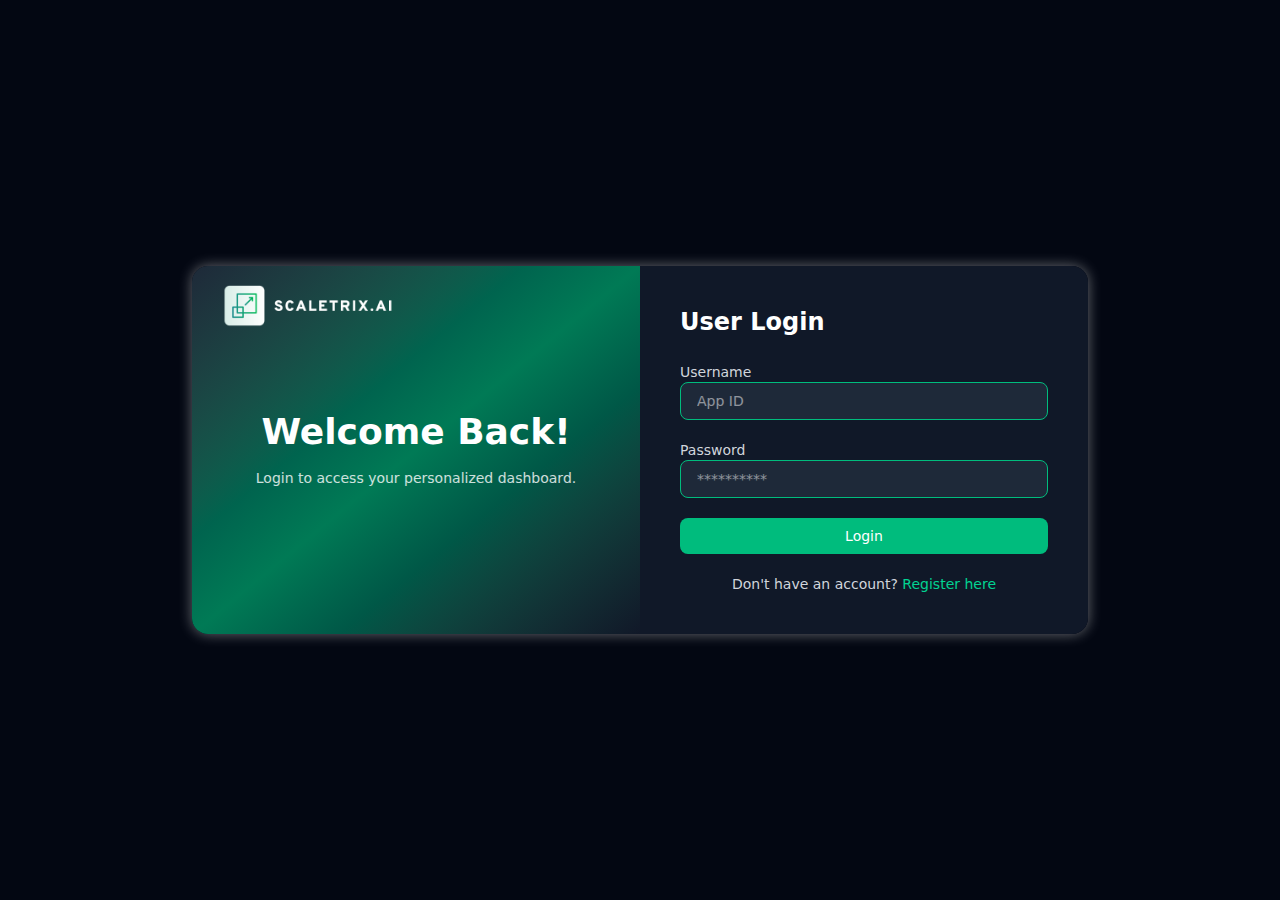
<file: login.html>
<!DOCTYPE html>
<html lang="en">

<head>
    <meta charset="UTF-8">
    <meta name="viewport" content="width=device-width, initial-scale=1.0">
    <title>ScaleX Login</title>
    <link href="./static/css/tailwind.css" rel="stylesheet">
    <!-- <script src="https://cdn.tailwindcss.com"></script> -->
    <!-- <style>
        body {
            background: radial-gradient(circle at top left, #0c614a 0%, rgb(28, 41, 70) 80%, #05143b 100%);
            visibility: hidden;
        }
    </style> -->
    <style>
        /* ===== Responsive tweaks for <= 900px ===== */
        @media (max-width: 900px) {

            /* Keep card centered vertically & horizontally */
            body {
                display: flex;
                align-items: center;
                justify-content: center;
                padding: 16px;
            }

            /* Stack top/bottom, narrower, with side margins */
            .login-wrapper {
                flex-direction: column;
                width: 100%;
                max-width: 380px;
                /* controls how narrow the card gets */
                margin: 0 auto;
                border-radius: 18px;
            }

            .login-left,
            .login-right {
                width: 100%;
            }

            /* Top block: compact, centered content */
            .login-left {
                min-height: 250px;
                padding: 18px 18px 14px;
                display: flex;
                flex-direction: column;
                align-items: center;
                justify-content: center;
                text-align: center;
                position: relative;
            }

            /* Move logo into normal flow on small screens */
            .login-left .logo {
                position: static;
                margin-bottom: 8px;
                height: 60px;
            }

            /* Smaller heading & text for mobile */
            .login-left .left-content h1 {
                font-size: 1.6rem;
                margin-bottom: 6px;
            }

            .login-left .left-content p {
                font-size: 0.8rem;
            }

            /* Bottom block: compact form */
            .login-right {
                padding: 18px 18px 20px;
            }

            .login-right h2 {
                font-size: 1.2rem;
                margin-bottom: 14px;
            }

            .login-right label,
            .login-footer {
                font-size: 0.8rem;
                margin-bottom: 4px;
            }

            /* Inputs & button: narrower than full, follow screen */
            .login-input,
            .login-button {
                max-width: 280px;
                /* controls field width */
                width: 100%;
                margin-left: auto;
                margin-right: auto;
                font-size: 0.85rem;
                padding-top: 8px;
                padding-bottom: 8px;
            }

            .login-button {
                margin-top: 4px;
            }

            form .space-y-5>*+* {
                margin-top: 10px;
                /* tighten vertical gaps a bit */
            }
        }
    </style>
</head>

<body class="min-h-screen flex items-center justify-center bg-gray-950 text-white text-sm">
    <!-- <div class="flex w-full max-w-4xl shadow-xl rounded-2xl overflow-hidden border border-gray-800"> -->
    <div style="box-shadow: 0 0 14px rgba(255, 255, 255, 0.4)"
        class="login-wrapper flex w-full max-w-4xl rounded-2xl overflow-hidden">

        <!-- Left Side - Image/Gradient Section -->
        <div
            class="w-1/2 bg-gradient-to-br from-gray-800 via-emerald-700 to-gray-900 flex items-center justify-center relative login-left">
            <!-- <div class="w-1/2 flex items-center justify-center relative"> -->
            <!-- Company Logo -->
            <img src="./static/scaletrix-logo.png" alt="Scaletrix.ai Logo"
                class="logo absolute top-2 left-2 h-16 object-contain">
            <div class="left-content text-center">
                <h1 class="text-4xl font-bold text-white">Welcome Back!</h1>
                <p class="mt-4 text-white/80">Login to access your personalized dashboard.</p>
            </div>
        </div>

        <!-- Right Side - Login Form -->
        <div class="w-1/2 bg-gray-900 p-10 login-right">
            <!-- <div class="w-1/2 p-10"> -->
            <h2 class="text-2xl font-semibold mb-6 text-white">User Login</h2>
            <!-- Insert Error Message block here -->

            <form action="/login" method="POST" class="space-y-5">
                <!-- Username -->
                <div>
                    <label class="block text-gray-300">Username</label>
                    <input type="text" name="app_id" placeholder="App ID"
                        class="w-full px-4 py-2 border border-emerald-500 bg-gray-800 text-white rounded-lg focus:outline-none focus:ring-[1px] focus:ring-emerald-500"
                        required>
                </div>

                <!-- Password -->
                <div>
                    <label class="block text-gray-300">Password</label>
                    <input type="password" name="password" placeholder="**********"
                        class="w-full px-4 py-2 border border-emerald-500 bg-gray-800 text-white rounded-lg focus:outline-none focus:ring-[1px] focus:ring-emerald-500"
                        required>
                </div>

                <!-- Forgot Password Link -->
                <!-- <div class="text-right">
                    <a href="#" class="text-sm text-emerald-500 hover:underline">Forgot Password?</a>
                </div> -->

                <!-- Hidden Input for Time Zone -->
                <input type="hidden" id="time_zone" name="time_zone" />

                <!-- Login Button -->
                <button type="submit"
                    class="w-full py-2 bg-emerald-500 text-white rounded-lg hover:bg-emerald-600 transition duration-300">Login</button>

                <!-- Register Link -->
                <p class="text-center text-sm  text-gray-300">Don't have an account?
                    <a href="register" class="text-emerald-400 hover:underline">Register here</a>
                </p>
            </form>
            <div id="loader"
                class="hidden fixed inset-0 bg-gray-900 bg-opacity-50 flex justify-center items-center z-50">
                <div class="animate-spin rounded-full h-16 w-16 border-4 border-t-emerald-500 border-gray-300"></div>
            </div>
        </div>

    </div>
    <script>
        // Call the function when the page loads
        window.onload = function () {
            // Make body visible after everything is ready
            document.body.style.visibility = 'visible';

            // Set timezone input value
            const userTimeZone = Intl.DateTimeFormat().resolvedOptions().timeZone;
            localStorage.setItem('user_time_zone', userTimeZone);
            document.getElementById('time_zone').value = userTimeZone;
        };

        // Show loader
        function showLoader() {
            document.getElementById('loader').classList.remove('hidden');
        }

        // Hide loader
        function hideLoader() {
            document.getElementById('loader').classList.add('hidden');
        }

        // Example: Show loader when form is submitted
        document.querySelector('form').addEventListener('submit', function (e) {
            showLoader();
        });
    </script>
</body>

</html>
</file>
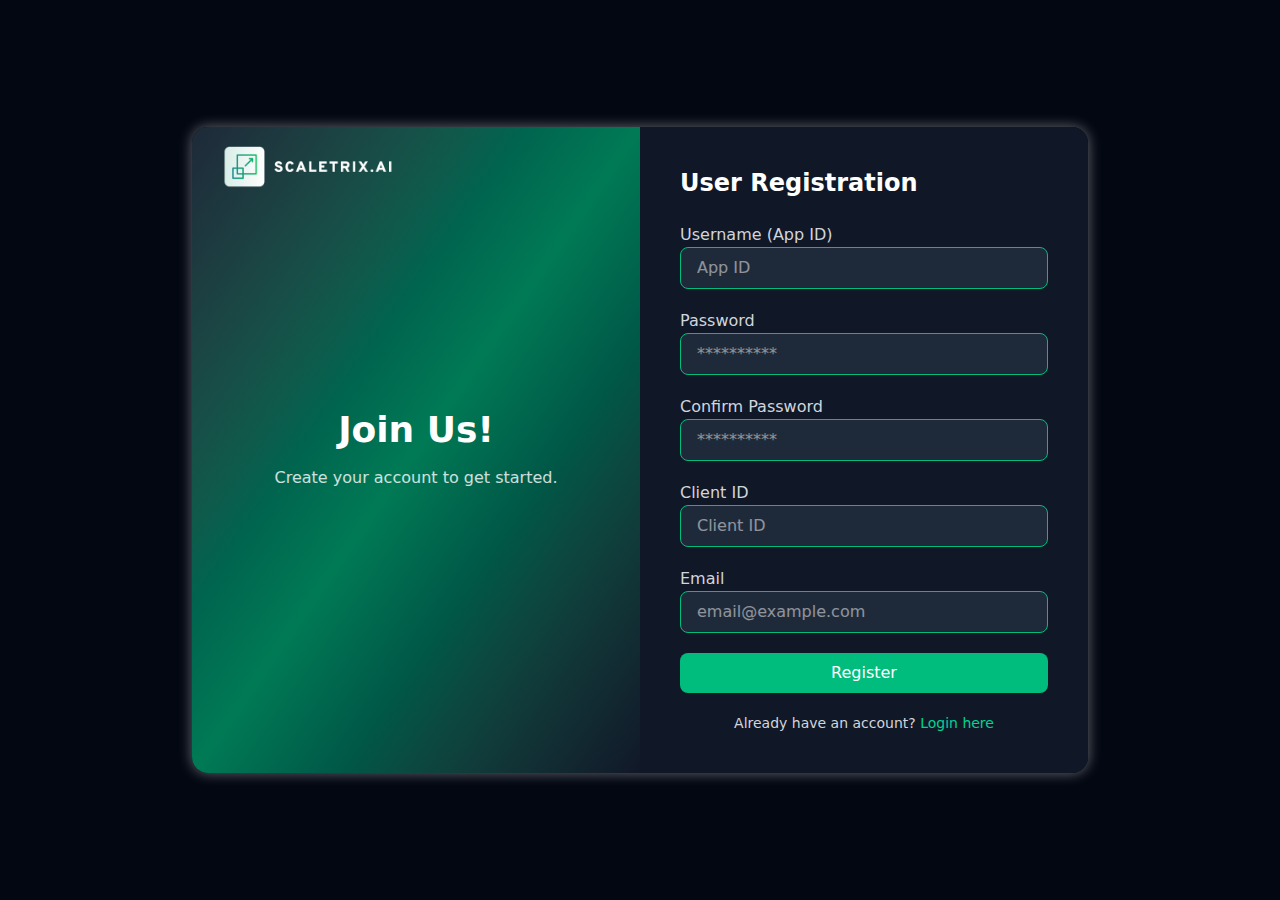
<file: register.html>
<!DOCTYPE html>
<html lang="en">

<head>
    <meta charset="UTF-8">
    <meta name="viewport" content="width=device-width, initial-scale=1.0">
    <title>ScaleX Register</title>
    <link href="./static/css/tailwind.css" rel="stylesheet">
    <!-- <script src="https://cdn.tailwindcss.com"></script> -->
    <!-- <style>
        body {
            background: radial-gradient(circle at top left, #0c614a 5%, rgb(28, 41, 70) 80%, #05143b 95%);
            visibility: hidden;
        }
    </style> -->
    <style>
        /* ===== Responsive tweaks for <= 900px ===== */
        @media (max-width: 900px) {

            /* Keep card centered vertically & horizontally */
            body {
                display: flex;
                align-items: center;
                justify-content: center;
                padding: 16px;
            }

            /* Stack top/bottom, narrower, with side margins */
            .login-wrapper {
                flex-direction: column;
                width: 100%;
                max-width: 380px;
                /* controls how narrow the card gets */
                margin: 0 auto;
                border-radius: 18px;
            }

            .login-left,
            .login-right {
                width: 100%;
            }

            /* Top block: compact, centered content */
            .login-left {
                min-height: 250px;
                padding: 18px 18px 14px;
                display: flex;
                flex-direction: column;
                align-items: center;
                justify-content: center;
                text-align: center;
                position: relative;
            }

            /* Move logo into normal flow on small screens */
            .login-left .logo {
                position: static;
                margin-bottom: 8px;
                height: 60px;
            }

            /* Smaller heading & text for mobile */
            .login-left .left-content h1 {
                font-size: 1.6rem;
                margin-bottom: 6px;
            }

            .login-left .left-content p {
                font-size: 0.8rem;
            }

            /* Bottom block: compact form */
            .login-right {
                padding: 18px 18px 20px;
            }

            .login-right h2 {
                font-size: 1.2rem;
                margin-bottom: 14px;
            }

            .login-right label,
            .login-footer {
                font-size: 0.8rem;
                margin-bottom: 4px;
            }

            /* Inputs & button: narrower than full, follow screen */
            .login-input,
            .login-button {
                max-width: 280px;
                /* controls field width */
                width: 100%;
                margin-left: auto;
                margin-right: auto;
                font-size: 0.85rem;
                padding-top: 8px;
                padding-bottom: 8px;
            }

            .login-button {
                margin-top: 4px;
            }

            form .space-y-5>*+* {
                margin-top: 10px;
                /* tighten vertical gaps a bit */
            }
        }
    </style>
    <script>
        // Ensure visibility only after full load
        window.onload = () => {
            document.body.style.visibility = 'visible';
        };
    </script>
</head>

<body class="min-h-screen flex items-center justify-center bg-gray-950 text-white">
    <!-- <div class="flex w-full max-w-4xl shadow-xl rounded-2xl overflow-hidden border border-gray-800"> -->
    <div style="box-shadow: 0 0 14px rgba(255, 255, 255, 0.4)"
        class="login-wrapper flex w-full max-w-4xl rounded-2xl overflow-hidden">

        <!-- Left Side - Image/Gradient Section -->
        <div
            class="w-1/2 bg-gradient-to-br from-gray-800 via-emerald-700 to-gray-900 flex items-center justify-center relative login-left">
            <!-- <div class="w-1/2 flex items-center justify-center relative"> -->
            <img src="./static/scaletrix-logo.png" alt="Scaletrix.ai Logo"
                class="logo absolute top-2 left-2 h-16 object-contain">
            <div class="left-content text-center">
                <h1 class="text-4xl font-bold text-white">Join Us!</h1>
                <p class="mt-4 text-white/80">Create your account to get started.</p>
            </div>
        </div>

        <!-- Right Side - Registration Form -->
        <div class="login-right w-1/2 bg-gray-900 p-10 overflow-y-auto">
            <h2 class="text-2xl font-semibold mb-6 text-white">User Registration</h2>

            <form action="/register" method="POST" class="space-y-5">
                <!-- Username -->
                <div>
                    <label class="block text-gray-300">Username (App ID)</label>
                    <input type="text" name="app_id" placeholder="App ID"
                        class="w-full px-4 py-2 border border-emerald-500 bg-gray-800 text-white rounded-lg focus:outline-none focus:ring-[1px] focus:ring-emerald-500"
                        required>
                </div>

                <!-- Password -->
                <div>
                    <label class="block text-gray-300">Password</label>
                    <input type="password" name="password" placeholder="**********"
                        class="w-full px-4 py-2 border border-emerald-500 bg-gray-800 text-white rounded-lg focus:outline-none focus:ring-[1px] focus:ring-emerald-500"
                        required>
                </div>

                <div id="password-error" class="hidden mt-2 text-red-500 text-sm"></div>

                <!-- Confirm Password -->
                <div>
                    <label class="block text-gray-300">Confirm Password</label>
                    <input type="password" name="confirm_password" placeholder="**********"
                        class="w-full px-4 py-2 border border-emerald-500 bg-gray-800 text-white rounded-lg focus:outline-none focus:ring-[1px] focus:ring-emerald-500"
                        required>
                </div>

                <!-- Client ID -->
                <div>
                    <label class="block text-gray-300">Client ID</label>
                    <input type="text" name="client_id" placeholder="Client ID"
                        class="w-full px-4 py-2 border border-emerald-500 bg-gray-800 text-white rounded-lg focus:outline-none focus:ring-[1px] focus:ring-emerald-500"
                        required>
                </div>

                <!-- Email -->
                <div>
                    <label class="block text-gray-300">Email</label>
                    <input type="email" name="email" placeholder="email@example.com"
                        class="w-full px-4 py-2 border border-emerald-500 bg-gray-800 text-white rounded-lg focus:outline-none focus:ring-[1px] focus:ring-emerald-500"
                        required>
                </div>

                <!-- Submit Button -->
                <button type="submit"
                    class="w-full py-2 bg-emerald-500 text-white rounded-lg hover:bg-emerald-600 transition duration-300">Register</button>

                <!-- Link to Login -->
                <p class="text-center text-sm text-gray-300">Already have an account?
                    <a href="login" class="text-emerald-400 hover:underline">Login here</a>
                </p>

            </form>
        </div>

        <!-- Loader -->
        <div id="loader" class="hidden fixed inset-0 bg-gray-900 bg-opacity-50 flex justify-center items-center z-50">
            <div class="animate-spin rounded-full h-16 w-16 border-4 border-t-emerald-500 border-gray-300"></div>
        </div>

    </div>
    <script>
        function showLoader() {
            document.getElementById('loader').classList.remove('hidden');
        }

        function hideLoader() {
            document.getElementById('loader').classList.add('hidden');
        }

        document.querySelector('form').addEventListener('submit', function (e) {
            showLoader();
        });
    </script>
</body>

</html>
</file>
